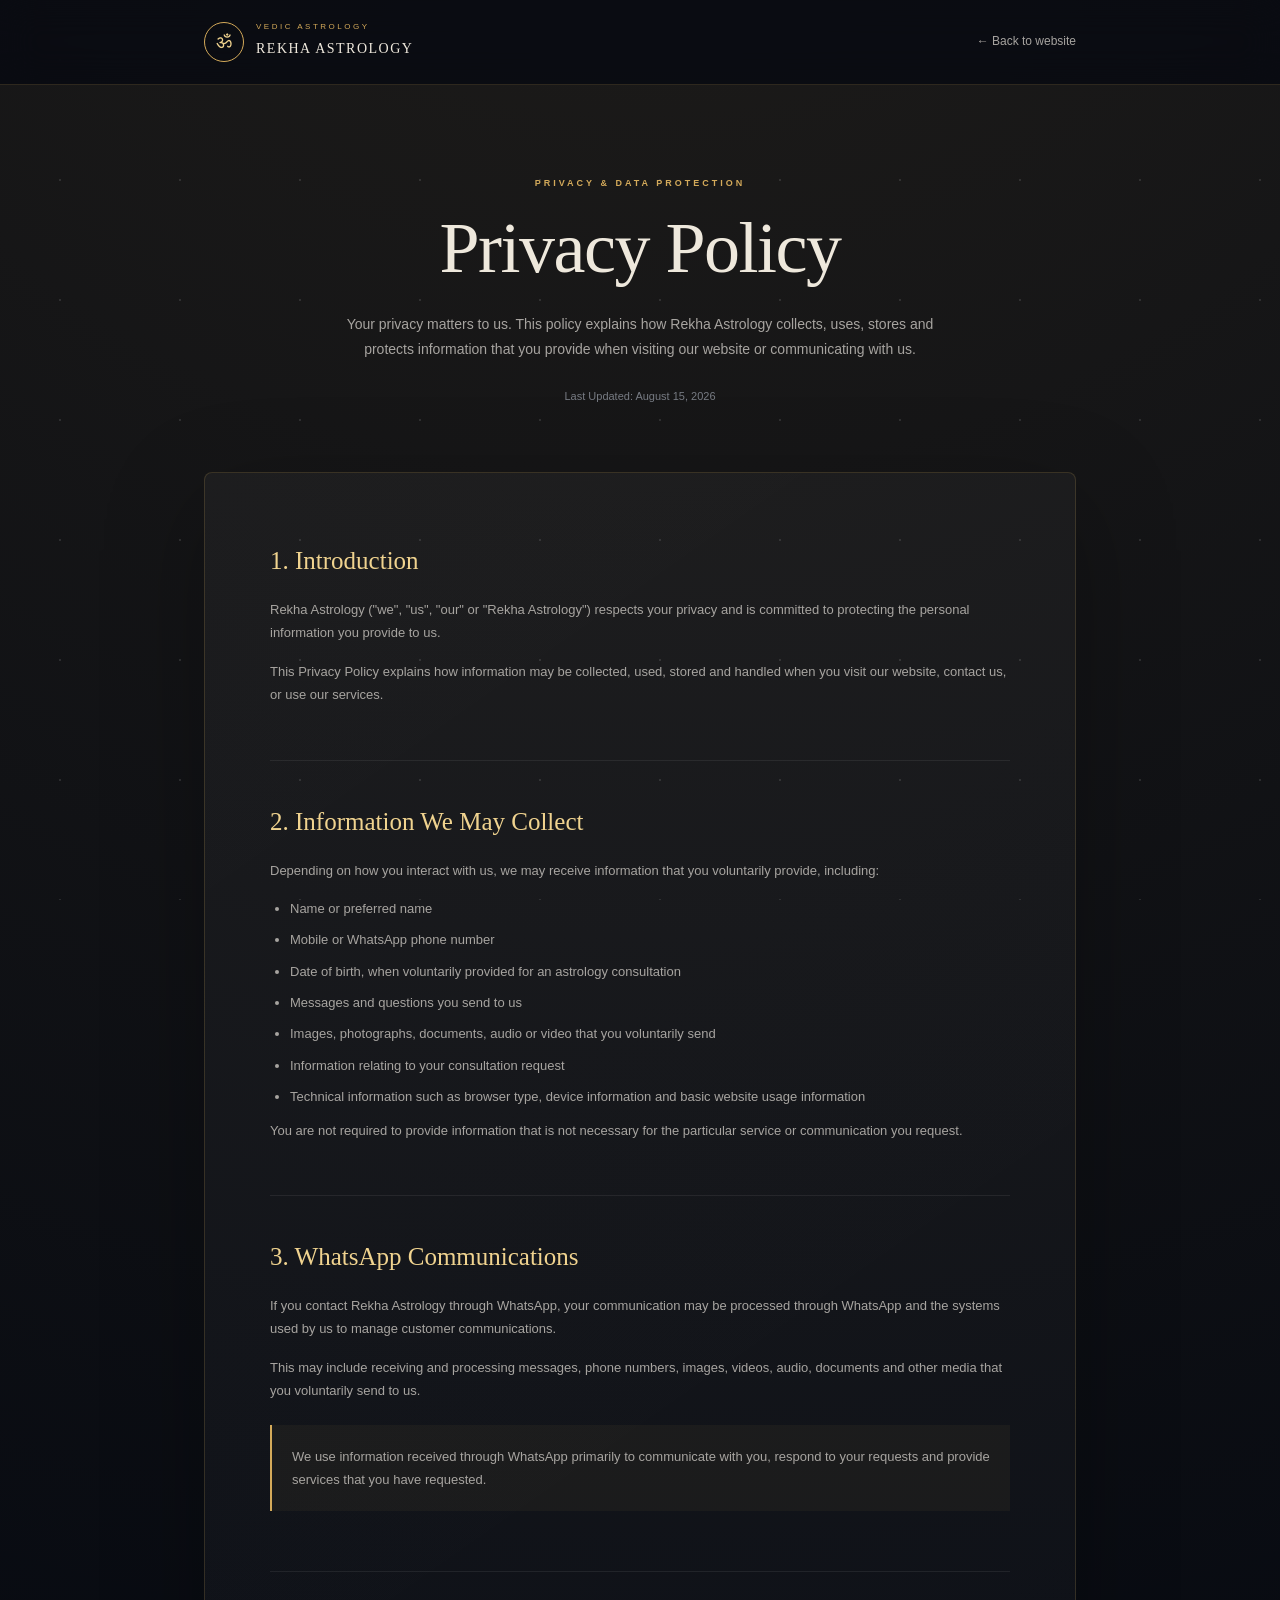
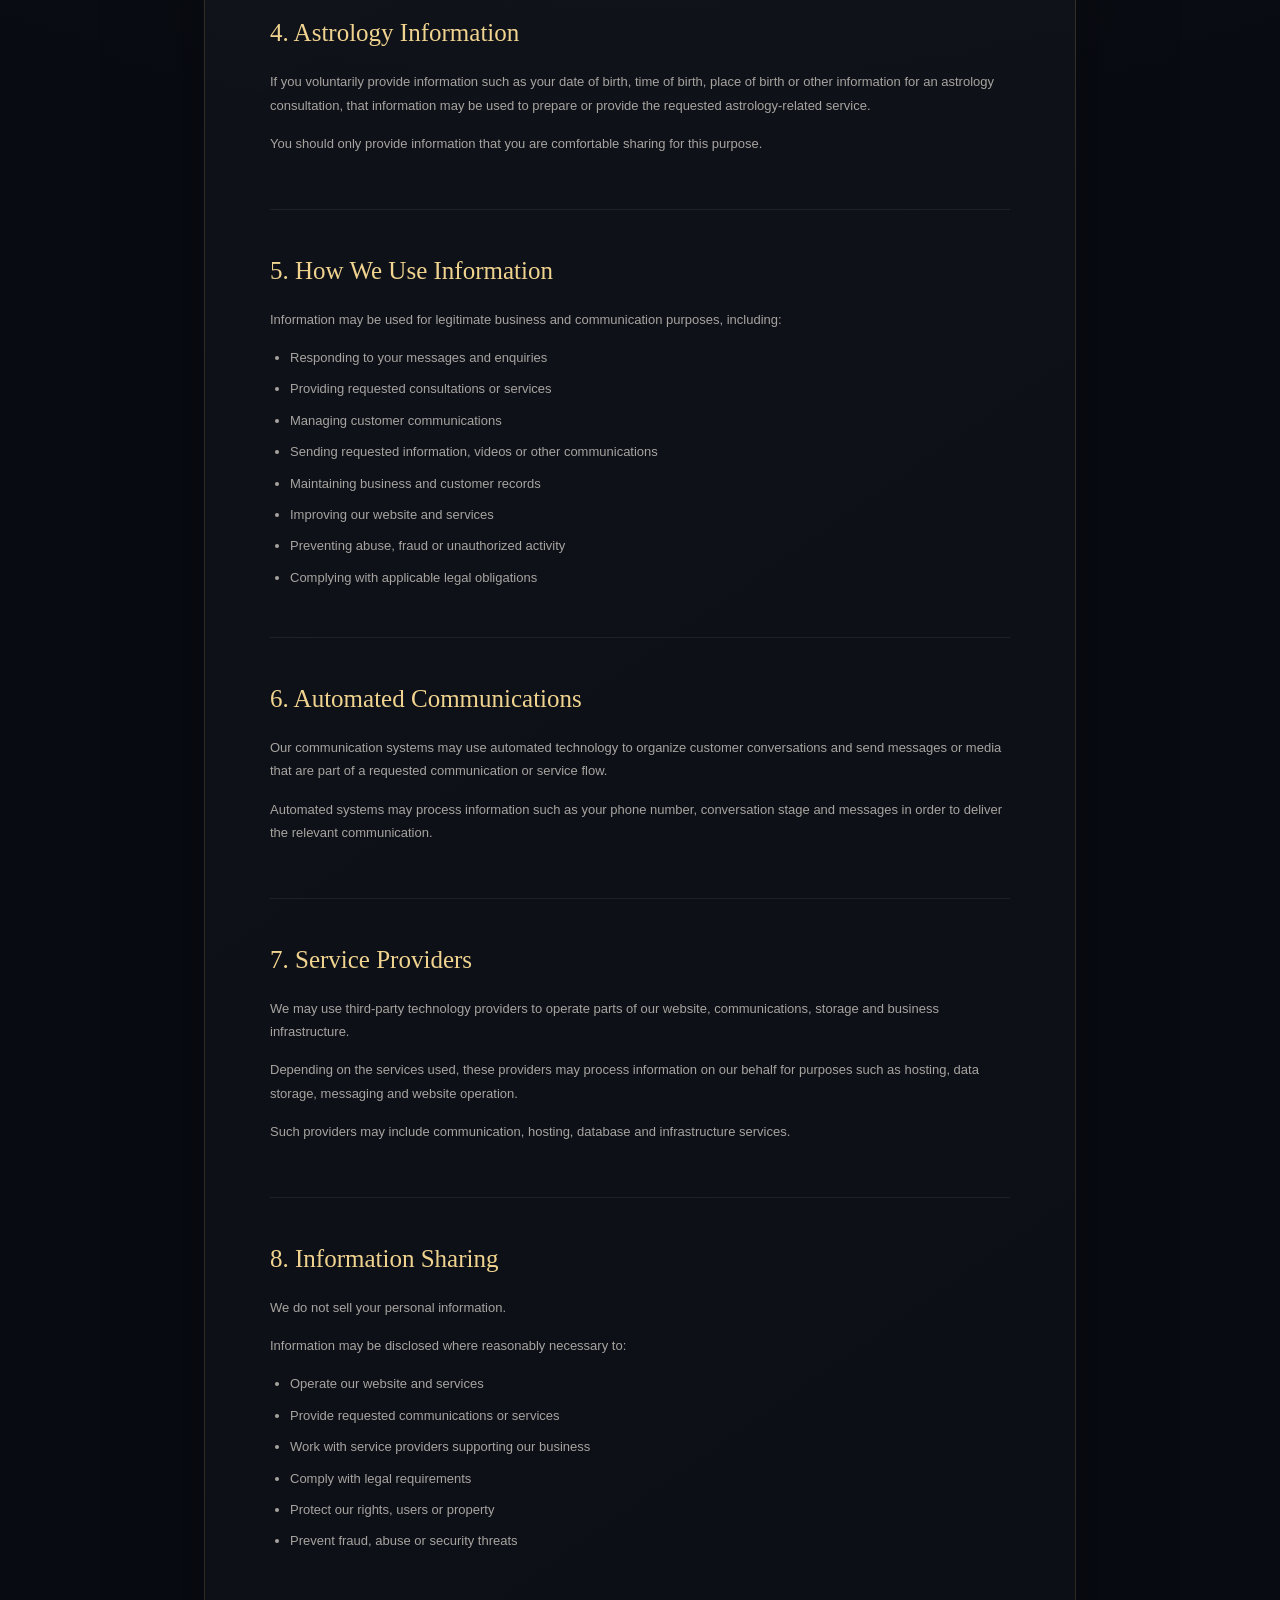
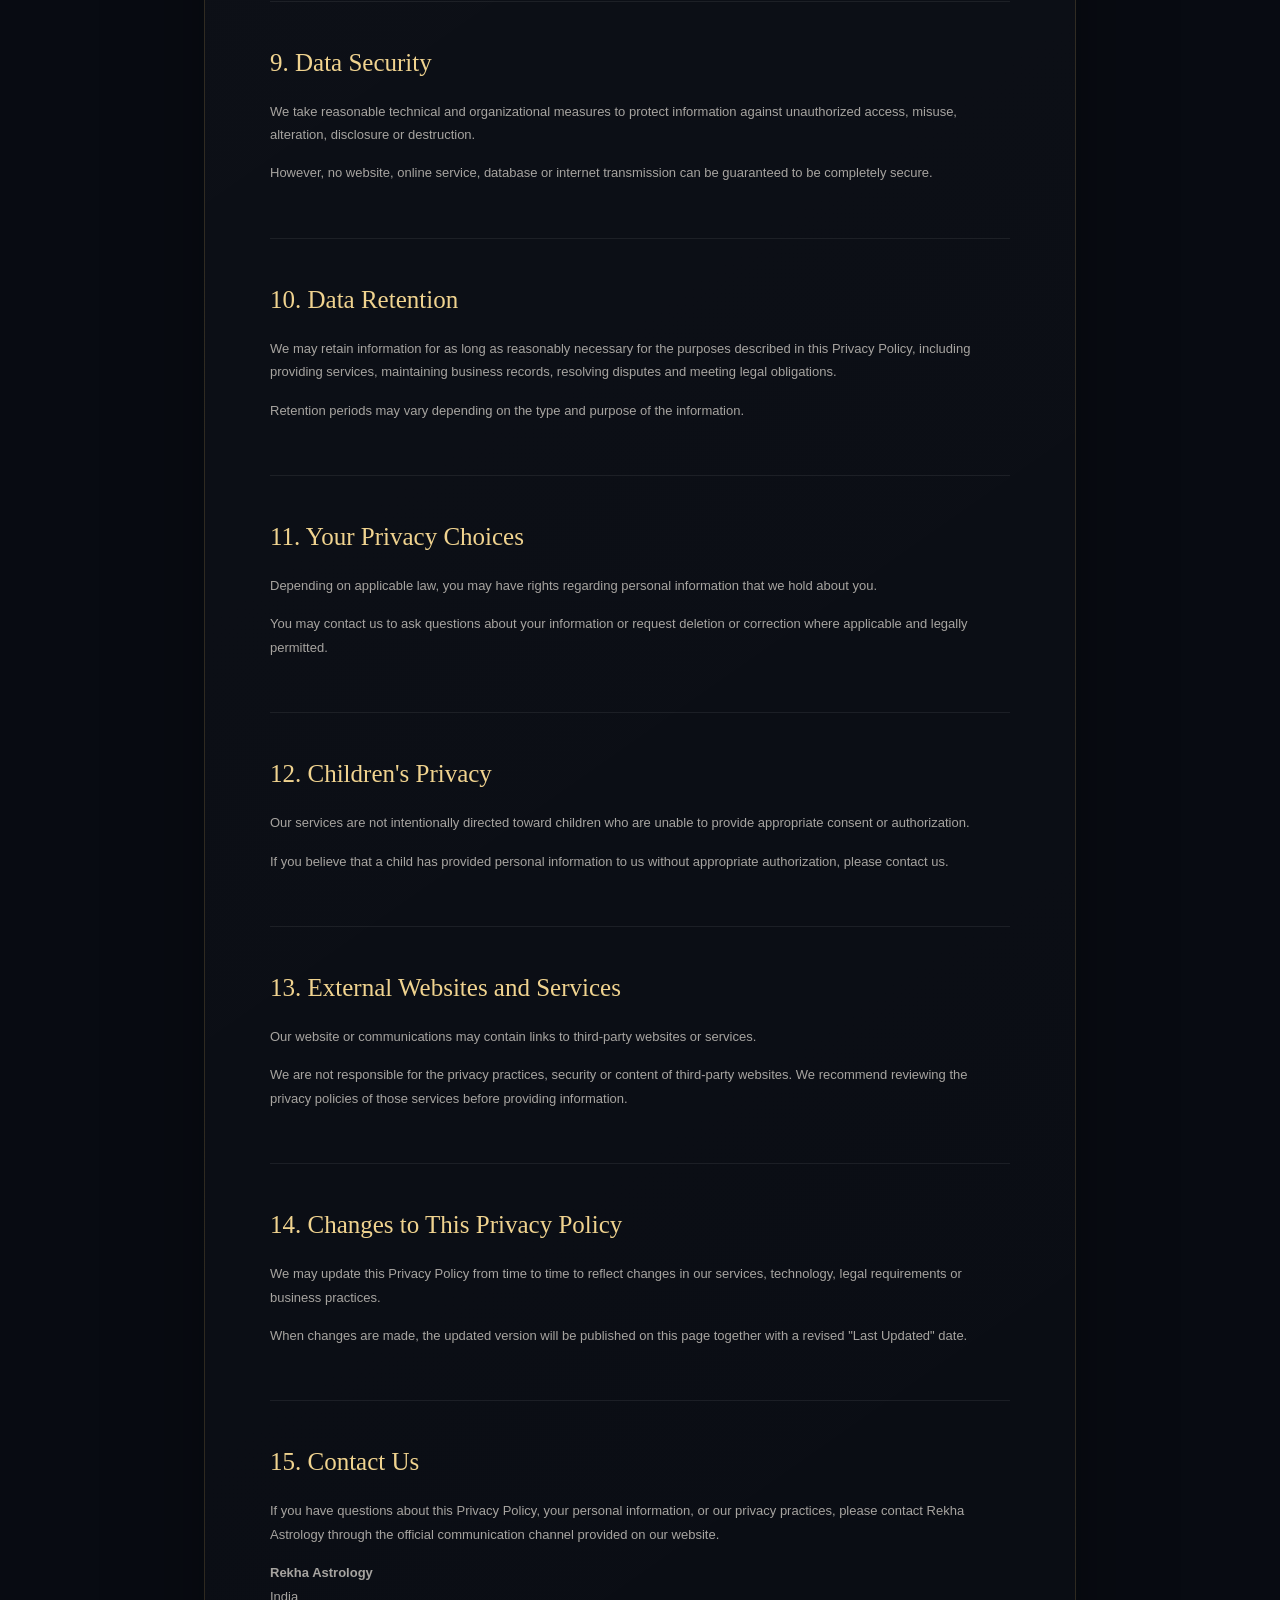
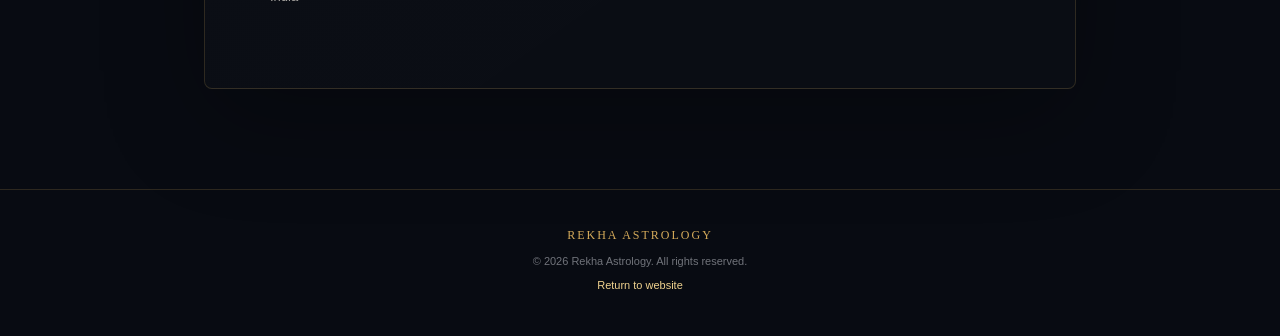
<file: privacy-policy.html>
<!DOCTYPE html>
<html lang="en">
<head>
  <meta charset="UTF-8">
  <meta name="viewport" content="width=device-width, initial-scale=1.0">

  <title>Privacy Policy | Rekha Astrology</title>

  <meta
    name="description"
    content="Privacy Policy for Rekha Astrology. Learn how we collect, use, protect and manage personal information."
  >

  <style>
    :root {
      --bg: #080b12;
      --surface: #10151f;
      --surface-light: #151c28;
      --gold: #d4aa5a;
      --gold-light: #f0d38f;
      --text: #eee8dc;
      --muted: #a7a4a0;
      --border: rgba(212, 170, 90, 0.18);
      --max-width: 920px;
    }

    * {
      box-sizing: border-box;
    }

    html {
      scroll-behavior: smooth;
    }

    body {
      margin: 0;
      background:
        radial-gradient(
          circle at 50% -10%,
          rgba(212, 170, 90, 0.12),
          transparent 40%
        ),
        var(--bg);
      color: var(--text);
      font-family:
        Inter,
        -apple-system,
        BlinkMacSystemFont,
        "Segoe UI",
        sans-serif;
      line-height: 1.8;
    }

    body::before {
      content: "";
      position: fixed;
      inset: 0;
      pointer-events: none;
      opacity: 0.12;
      background-image:
        radial-gradient(circle, #fff 0.7px, transparent 0.8px);
      background-size: 120px 120px;
    }

    a {
      color: var(--gold-light);
      text-decoration: none;
    }

    a:hover {
      text-decoration: underline;
    }

    /* HEADER */

    header {
      border-bottom: 1px solid var(--border);
      background: rgba(8, 11, 18, 0.88);
      backdrop-filter: blur(18px);
      position: sticky;
      top: 0;
      z-index: 10;
    }

    .header-inner {
      max-width: var(--max-width);
      margin: auto;
      padding: 22px 24px;
      display: flex;
      align-items: center;
      justify-content: space-between;
      gap: 20px;
    }

    .brand {
      display: flex;
      align-items: center;
      gap: 12px;
      color: var(--text);
      text-decoration: none;
    }

    .brand-symbol {
      width: 40px;
      height: 40px;
      border: 1px solid var(--gold);
      border-radius: 50%;
      display: grid;
      place-items: center;
      color: var(--gold-light);
      font-size: 19px;
    }

    .brand-text small {
      display: block;
      color: var(--gold);
      font-size: 8px;
      letter-spacing: 2.5px;
      line-height: 1;
      margin-bottom: 5px;
    }

    .brand-text strong {
      display: block;
      font-family: Georgia, serif;
      font-size: 14px;
      letter-spacing: 1.5px;
      font-weight: 500;
    }

    .back-link {
      font-size: 12px;
      color: var(--muted);
    }

    /* HERO */

    .hero {
      max-width: var(--max-width);
      margin: auto;
      padding: 90px 24px 65px;
      text-align: center;
    }

    .eyebrow {
      color: var(--gold);
      font-size: 9px;
      font-weight: 600;
      letter-spacing: 3px;
      text-transform: uppercase;
      margin-bottom: 20px;
    }

    h1 {
      margin: 0;
      font-family: Georgia, "Times New Roman", serif;
      font-size: clamp(42px, 7vw, 72px);
      line-height: 1.05;
      font-weight: 400;
      letter-spacing: -1.5px;
    }

    .hero p {
      max-width: 620px;
      margin: 25px auto 0;
      color: var(--muted);
      font-size: 14px;
    }

    .updated {
      margin-top: 25px !important;
      font-size: 11px !important;
      color: #777b83 !important;
    }

    /* CONTENT */

    .policy {
      max-width: var(--max-width);
      margin: 0 auto 100px;
      padding: 0 24px;
    }

    .policy-card {
      background:
        linear-gradient(
          145deg,
          rgba(255,255,255,0.035),
          rgba(255,255,255,0.012)
        );
      border: 1px solid var(--border);
      border-radius: 8px;
      padding: clamp(28px, 6vw, 65px);
      box-shadow:
        0 30px 100px rgba(0,0,0,0.28);
    }

    section {
      padding-bottom: 38px;
      margin-bottom: 38px;
      border-bottom: 1px solid rgba(255,255,255,0.07);
    }

    section:last-child {
      border-bottom: 0;
      margin-bottom: 0;
      padding-bottom: 0;
    }

    h2 {
      color: var(--gold-light);
      font-family: Georgia, "Times New Roman", serif;
      font-size: 25px;
      font-weight: 400;
      margin: 0 0 15px;
    }

    h3 {
      color: var(--text);
      font-size: 15px;
      font-weight: 600;
      margin: 25px 0 8px;
    }

    p {
      color: var(--muted);
      font-size: 13px;
      margin: 0 0 15px;
    }

    ul {
      padding-left: 20px;
      margin: 10px 0;
    }

    li {
      color: var(--muted);
      font-size: 13px;
      margin-bottom: 8px;
    }

    .highlight {
      padding: 20px;
      margin: 22px 0;
      border-left: 2px solid var(--gold);
      background: rgba(212,170,90,0.05);
    }

    .highlight p {
      margin: 0;
    }

    /* FOOTER */

    footer {
      border-top: 1px solid var(--border);
      padding: 35px 24px;
      text-align: center;
    }

    footer p {
      font-size: 11px;
      margin: 5px 0;
      color: #70737a;
    }

    .footer-brand {
      color: var(--gold);
      font-family: Georgia, serif;
      letter-spacing: 2px;
      font-size: 12px;
    }

    /* MOBILE */

    @media (max-width: 600px) {

      .header-inner {
        padding: 17px 18px;
      }

      .back-link {
        display: none;
      }

      .hero {
        padding: 65px 20px 45px;
      }

      .policy {
        padding: 0 15px;
      }

      .policy-card {
        padding: 28px 22px;
      }

      h2 {
        font-size: 22px;
      }

      p,
      li {
        font-size: 13px;
      }
    }
  </style>
</head>

<body>

<header>
  <div class="header-inner">

    <a class="brand" href="index.html">

      <span class="brand-symbol">ॐ</span>

      <span class="brand-text">
        <small>VEDIC ASTROLOGY</small>
        <strong>REKHA ASTROLOGY</strong>
      </span>

    </a>

    <a class="back-link" href="index.html">
      ← Back to website
    </a>

  </div>
</header>


<main>

  <div class="hero">

    <div class="eyebrow">
      Privacy & Data Protection
    </div>

    <h1>Privacy Policy</h1>

    <p>
      Your privacy matters to us. This policy explains how Rekha Astrology
      collects, uses, stores and protects information that you provide when
      visiting our website or communicating with us.
    </p>

    <p class="updated">
      Last Updated: August 15, 2026
    </p>

  </div>


  <div class="policy">

    <div class="policy-card">


      <!-- 1 -->

      <section>

        <h2>1. Introduction</h2>

        <p>
          Rekha Astrology ("we", "us", "our" or "Rekha Astrology")
          respects your privacy and is committed to protecting the
          personal information you provide to us.
        </p>

        <p>
          This Privacy Policy explains how information may be collected,
          used, stored and handled when you visit our website, contact us,
          or use our services.
        </p>

      </section>


      <!-- 2 -->

      <section>

        <h2>2. Information We May Collect</h2>

        <p>
          Depending on how you interact with us, we may receive information
          that you voluntarily provide, including:
        </p>

        <ul>
          <li>Name or preferred name</li>
          <li>Mobile or WhatsApp phone number</li>
          <li>Date of birth, when voluntarily provided for an astrology consultation</li>
          <li>Messages and questions you send to us</li>
          <li>Images, photographs, documents, audio or video that you voluntarily send</li>
          <li>Information relating to your consultation request</li>
          <li>Technical information such as browser type, device information and basic website usage information</li>
        </ul>

        <p>
          You are not required to provide information that is not necessary
          for the particular service or communication you request.
        </p>

      </section>


      <!-- 3 -->

      <section>

        <h2>3. WhatsApp Communications</h2>

        <p>
          If you contact Rekha Astrology through WhatsApp, your communication
          may be processed through WhatsApp and the systems used by us to
          manage customer communications.
        </p>

        <p>
          This may include receiving and processing messages, phone numbers,
          images, videos, audio, documents and other media that you
          voluntarily send to us.
        </p>

        <div class="highlight">

          <p>
            We use information received through WhatsApp primarily to
            communicate with you, respond to your requests and provide
            services that you have requested.
          </p>

        </div>

      </section>


      <!-- 4 -->

      <section>

        <h2>4. Astrology Information</h2>

        <p>
          If you voluntarily provide information such as your date of birth,
          time of birth, place of birth or other information for an astrology
          consultation, that information may be used to prepare or provide
          the requested astrology-related service.
        </p>

        <p>
          You should only provide information that you are comfortable
          sharing for this purpose.
        </p>

      </section>


      <!-- 5 -->

      <section>

        <h2>5. How We Use Information</h2>

        <p>
          Information may be used for legitimate business and communication
          purposes, including:
        </p>

        <ul>
          <li>Responding to your messages and enquiries</li>
          <li>Providing requested consultations or services</li>
          <li>Managing customer communications</li>
          <li>Sending requested information, videos or other communications</li>
          <li>Maintaining business and customer records</li>
          <li>Improving our website and services</li>
          <li>Preventing abuse, fraud or unauthorized activity</li>
          <li>Complying with applicable legal obligations</li>
        </ul>

      </section>


      <!-- 6 -->

      <section>

        <h2>6. Automated Communications</h2>

        <p>
          Our communication systems may use automated technology to organize
          customer conversations and send messages or media that are part of
          a requested communication or service flow.
        </p>

        <p>
          Automated systems may process information such as your phone number,
          conversation stage and messages in order to deliver the relevant
          communication.
        </p>

      </section>


      <!-- 7 -->

      <section>

        <h2>7. Service Providers</h2>

        <p>
          We may use third-party technology providers to operate parts of
          our website, communications, storage and business infrastructure.
        </p>

        <p>
          Depending on the services used, these providers may process
          information on our behalf for purposes such as hosting, data
          storage, messaging and website operation.
        </p>

        <p>
          Such providers may include communication, hosting, database and
          infrastructure services.
        </p>

      </section>


      <!-- 8 -->

      <section>

        <h2>8. Information Sharing</h2>

        <p>
          We do not sell your personal information.
        </p>

        <p>
          Information may be disclosed where reasonably necessary to:
        </p>

        <ul>
          <li>Operate our website and services</li>
          <li>Provide requested communications or services</li>
          <li>Work with service providers supporting our business</li>
          <li>Comply with legal requirements</li>
          <li>Protect our rights, users or property</li>
          <li>Prevent fraud, abuse or security threats</li>
        </ul>

      </section>


      <!-- 9 -->

      <section>

        <h2>9. Data Security</h2>

        <p>
          We take reasonable technical and organizational measures to
          protect information against unauthorized access, misuse,
          alteration, disclosure or destruction.
        </p>

        <p>
          However, no website, online service, database or internet
          transmission can be guaranteed to be completely secure.
        </p>

      </section>


      <!-- 10 -->

      <section>

        <h2>10. Data Retention</h2>

        <p>
          We may retain information for as long as reasonably necessary
          for the purposes described in this Privacy Policy, including
          providing services, maintaining business records, resolving
          disputes and meeting legal obligations.
        </p>

        <p>
          Retention periods may vary depending on the type and purpose
          of the information.
        </p>

      </section>


      <!-- 11 -->

      <section>

        <h2>11. Your Privacy Choices</h2>

        <p>
          Depending on applicable law, you may have rights regarding
          personal information that we hold about you.
        </p>

        <p>
          You may contact us to ask questions about your information or
          request deletion or correction where applicable and legally
          permitted.
        </p>

      </section>


      <!-- 12 -->

      <section>

        <h2>12. Children's Privacy</h2>

        <p>
          Our services are not intentionally directed toward children
          who are unable to provide appropriate consent or authorization.
        </p>

        <p>
          If you believe that a child has provided personal information
          to us without appropriate authorization, please contact us.
        </p>

      </section>


      <!-- 13 -->

      <section>

        <h2>13. External Websites and Services</h2>

        <p>
          Our website or communications may contain links to third-party
          websites or services.
        </p>

        <p>
          We are not responsible for the privacy practices, security or
          content of third-party websites. We recommend reviewing the
          privacy policies of those services before providing information.
        </p>

      </section>


      <!-- 14 -->

      <section>

        <h2>14. Changes to This Privacy Policy</h2>

        <p>
          We may update this Privacy Policy from time to time to reflect
          changes in our services, technology, legal requirements or
          business practices.
        </p>

        <p>
          When changes are made, the updated version will be published
          on this page together with a revised "Last Updated" date.
        </p>

      </section>


      <!-- 15 -->

      <section>

        <h2>15. Contact Us</h2>

        <p>
          If you have questions about this Privacy Policy, your personal
          information, or our privacy practices, please contact Rekha
          Astrology through the official communication channel provided
          on our website.
        </p>

        <p>
          <strong>Rekha Astrology</strong><br>
          India
        </p>

      </section>


    </div>

  </div>

</main>


<footer>

  <div class="footer-brand">
    REKHA ASTROLOGY
  </div>

  <p>
    © <span id="year"></span> Rekha Astrology. All rights reserved.
  </p>

  <p>
    <a href="index.html">Return to website</a>
  </p>

</footer>


<script>
  document.getElementById("year").textContent =
    new Date().getFullYear();
</script>

</body>
</html>
</file>
